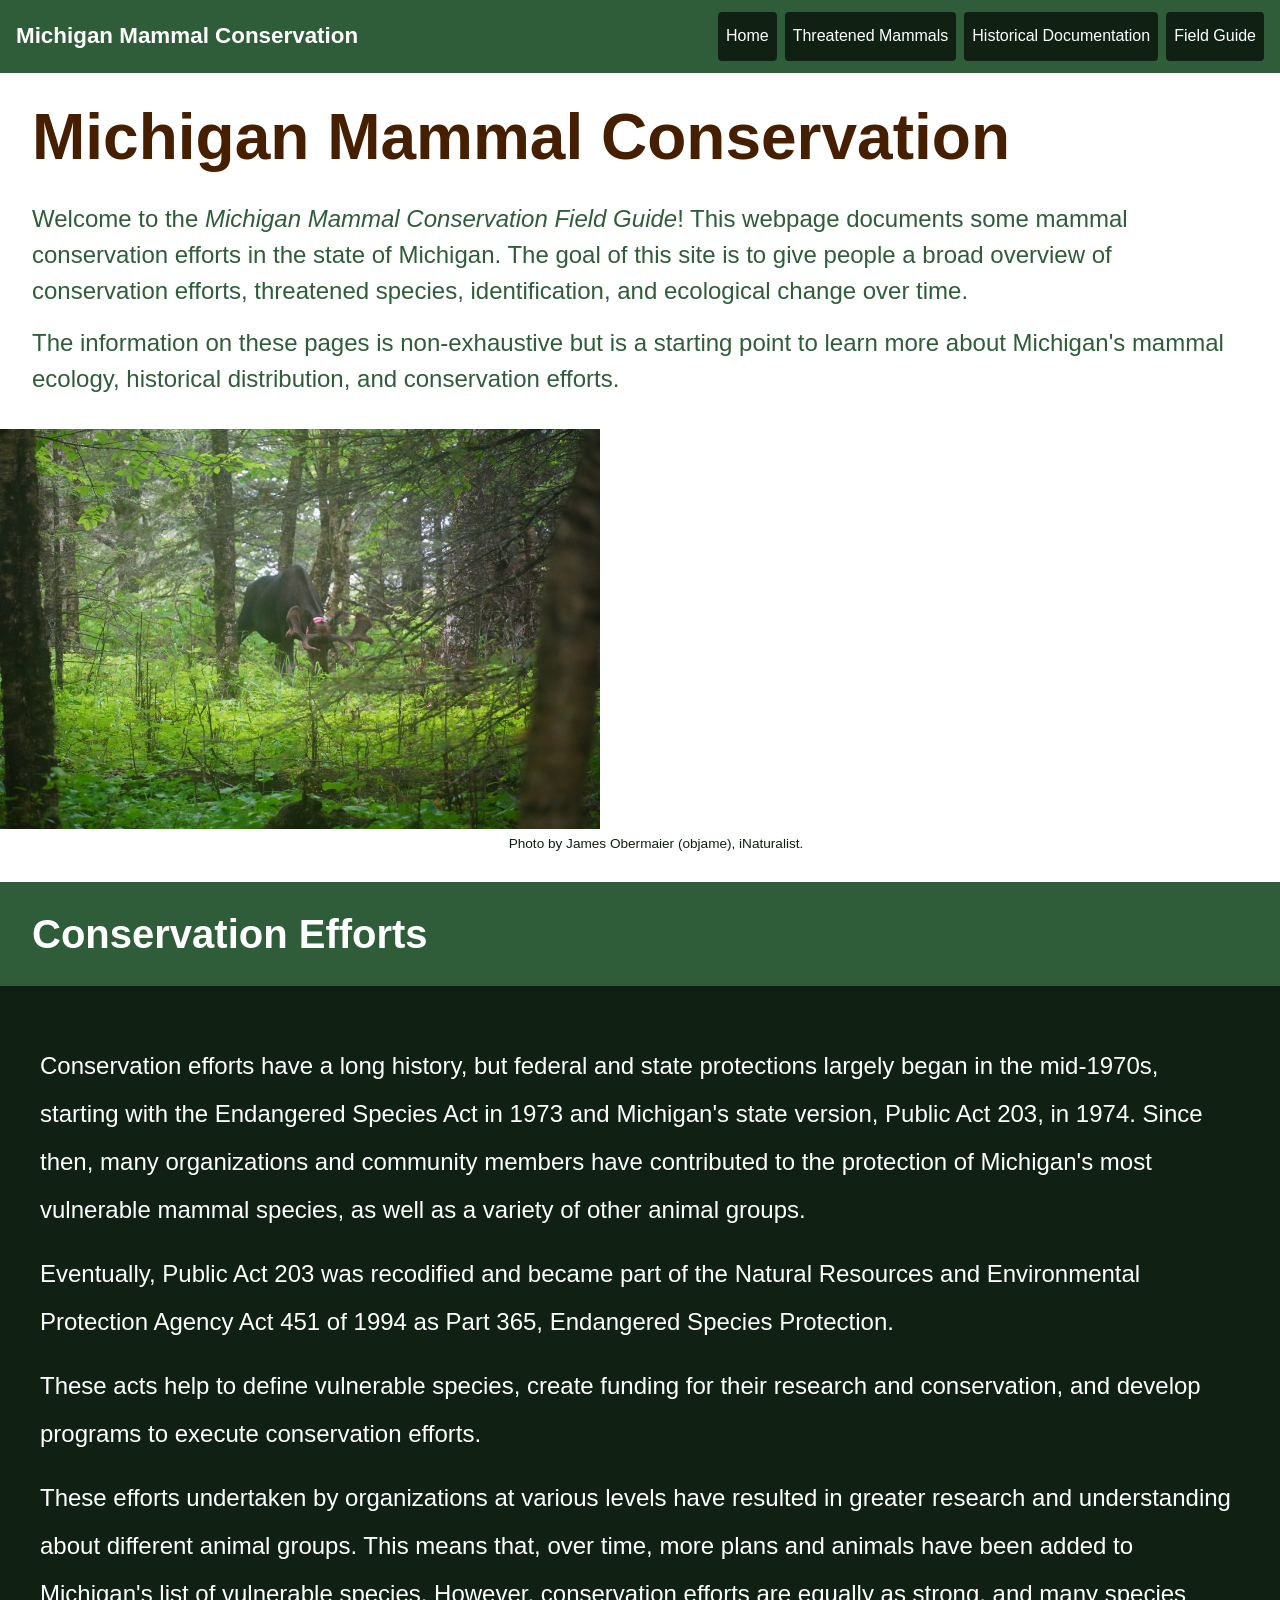
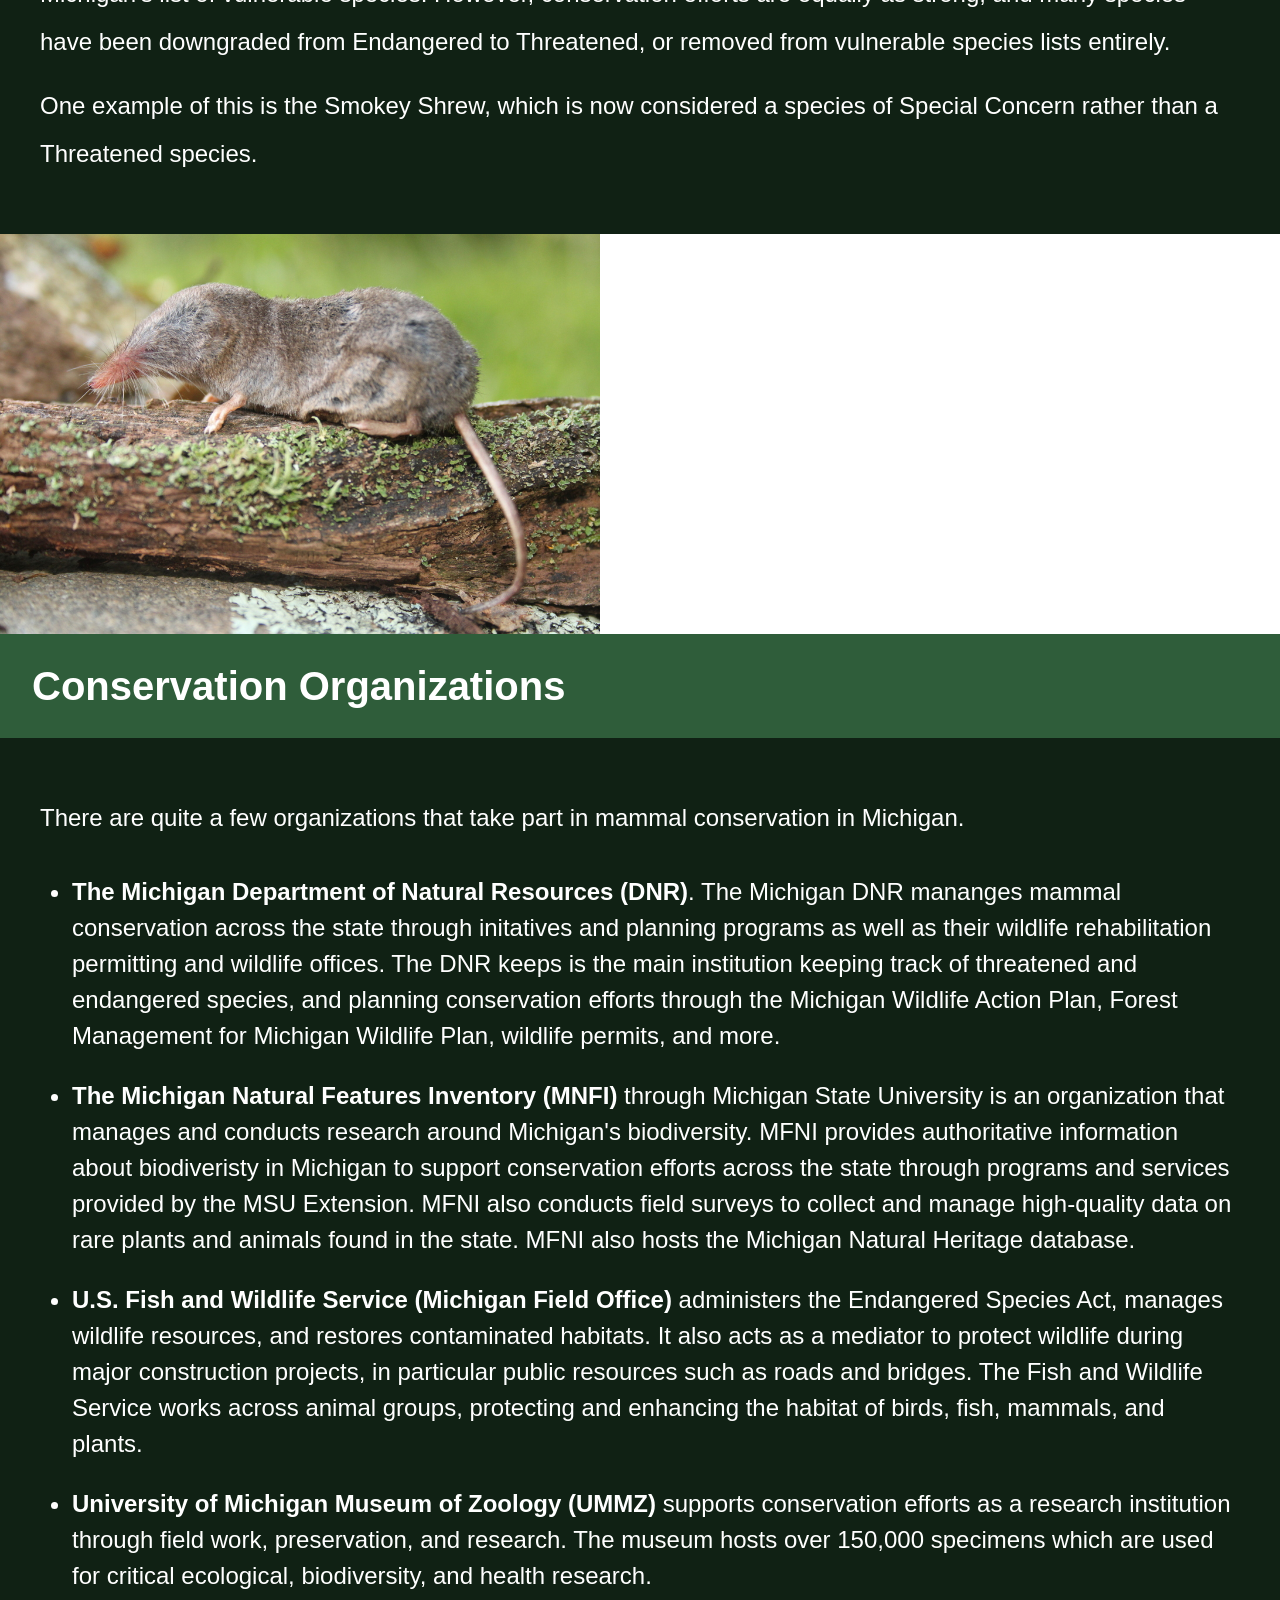
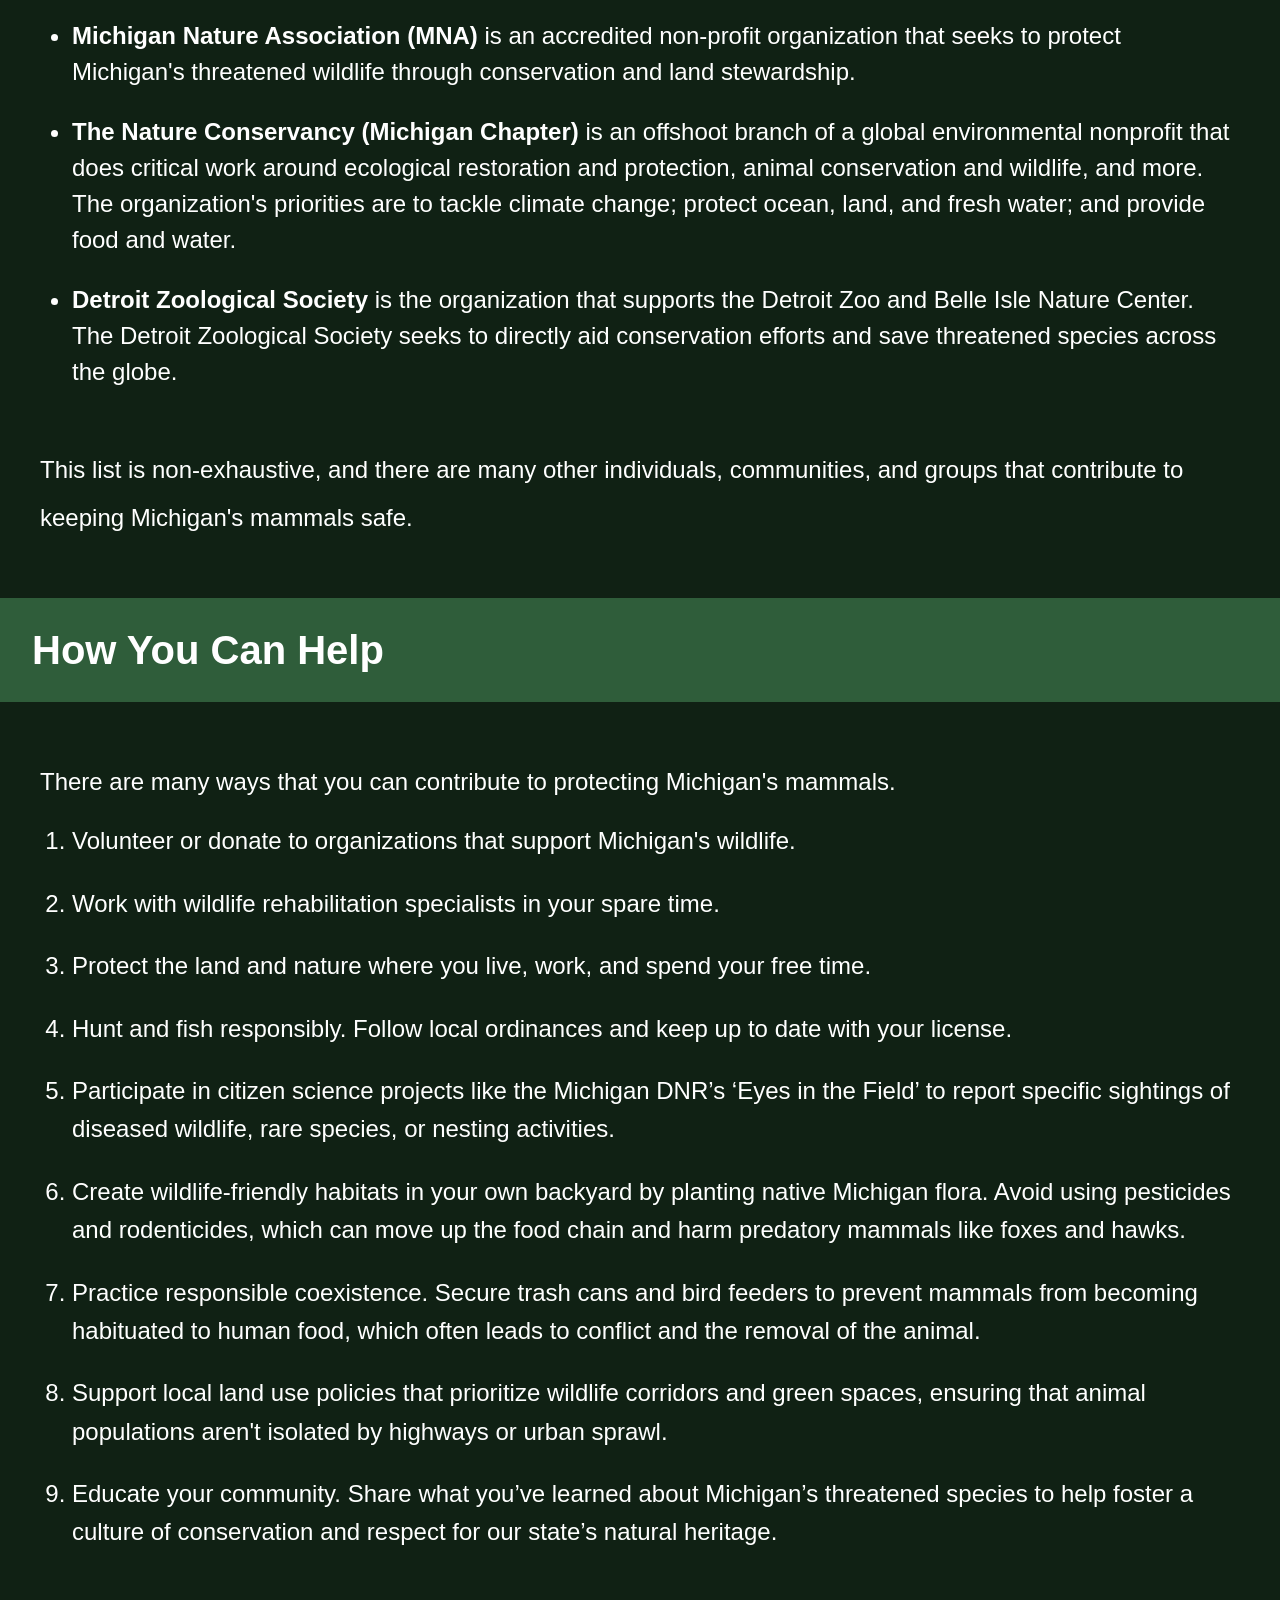
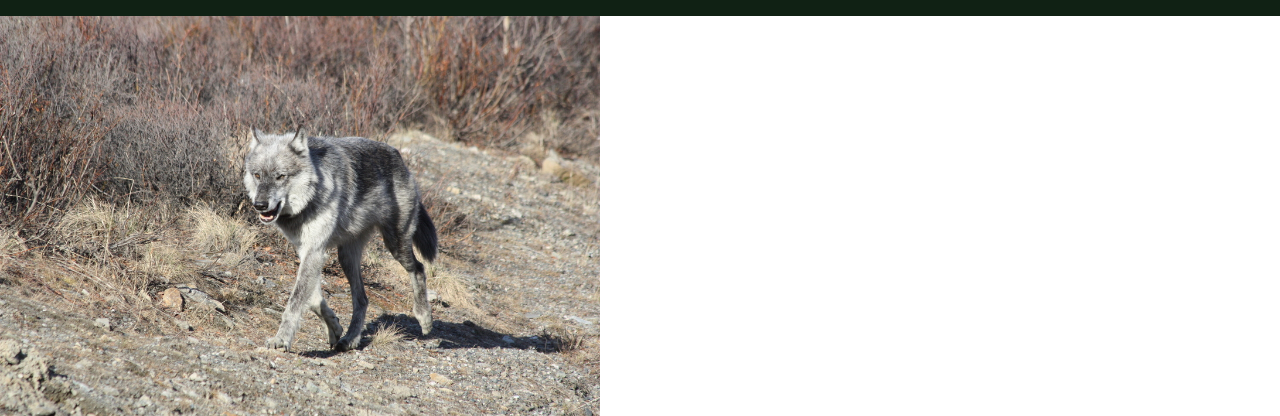
<file: index.html>
<!DOCTYPE html>
<html lang="en">
<head>
    <meta charset="UTF-8">
    <meta name="viewport" content="width=device-width, initial-scale=1.0">
    <title>Homepage</title>

    <link rel="stylesheet" href="css/html5reset.css" />
    <link rel="stylesheet" href="css/style.css" />
</head>
<body>

    <header>
        <nav class="navbar">
            <div class="nav-container">
                <div class="logo">Michigan Mammal Conservation</div>

                <button class="menu-toggle" id="mobile-menu">
                    ☰
                </button>

                <ul class="nav-menu">
                    <li><a href="index.html">Home</a></li>
                    <li><a href="threatened-mammals.html">Threatened Mammals</a></li>
                    <li><a href="historical-documentation.html">Historical Documentation</a></li>
                    <li><a href="field-guide.html">Field Guide</a></li>
                </ul>
            </div>
        </nav>
    </header>

    <main>

        <section class="inner-section">
        <h1>Michigan Mammal Conservation</h1>

        <p>
            Welcome to the <em>Michigan Mammal Conservation Field Guide</em>! This webpage documents some mammal conservation efforts in the state of Michigan.
            The goal of this site is to give people a broad overview of conservation efforts, threatened species, identification,
            and ecological change over time.
        </p>

        <p>
            The information on these pages is non-exhaustive but is a starting point
            to learn more about Michigan's mammal ecology, historical distribution, and
            conservation efforts.
        </p>


        </section>

        <img src="images/moose.jpg" alt="A large moose grazing in a green forest.">
        <div class="image-credit">
            Photo by James Obermaier (objame), iNaturalist.
        </div>


        <h2 class="banner">
            Conservation Efforts
        </h2>

        <div class="color-block-section">
            <p class="color-block-text">
                Conservation efforts have a long history, but federal and state protections largely began
                in the mid-1970s, starting with the Endangered Species Act in 1973 and Michigan's state version,
                Public Act 203, in 1974. Since then, many organizations and community members have 
                contributed to the protection of Michigan's most vulnerable mammal species, as well
                as a variety of other animal groups.
            </p>

            <p>
                Eventually, Public Act 203 was recodified and became part of the Natural Resources 
                and Environmental Protection Agency Act 451 of 1994 as Part 365, Endangered Species Protection.
            </p>

            <p>
                These acts help to define vulnerable species, create funding for their research and conservation,
                and develop programs to execute conservation efforts.
            </p>

            <p>
                These efforts undertaken by organizations at various levels have resulted in greater research 
                and understanding about different animal groups. This means that, over time, more plans and animals 
                have been added to Michigan's list of vulnerable species. However, conservation efforts are equally 
                as strong, and many species have been downgraded from Endangered to Threatened, or removed from vulnerable
                species lists entirely.
            </p>


            <p>
                One example of this is the Smokey Shrew, which is now considered a species of Special Concern rather 
                than a Threatened species.
            </p>

        </div>

        <img src="images/smokyshrew.jpeg" alt="A close-up picture of a smoky shrew.">
        

        <h2 class="banner">
            Conservation Organizations
        </h2>

        <div class="color-block-section">

            <p>
                There are quite a few organizations that take part in mammal conservation in Michigan. 

                <ul>
                    <li>
                        <strong>The Michigan Department of Natural Resources (DNR)</strong>. The Michigan DNR mananges
                        mammal conservation across the state through initatives and planning programs as well as 
                        their wildlife rehabilitation permitting and wildlife offices. The DNR keeps is the main institution
                        keeping track of threatened and endangered species, and planning conservation efforts through the
                        Michigan Wildlife Action Plan, Forest Management for Michigan Wildlife Plan, wildlife permits, and more.
                    </li>
                    <li>
                        <strong>The Michigan Natural Features Inventory (MNFI)</strong> through Michigan State University
                        is an organization that manages and conducts research around Michigan's biodiversity. 
                        MFNI provides authoritative information about biodiveristy in Michigan to support conservation 
                        efforts across the state through programs and services provided by the MSU Extension. MFNI
                        also conducts field surveys to collect and manage high-quality data on rare plants and animals
                        found in the state. MFNI also hosts the Michigan Natural Heritage database.
                    </li>
                    <li>
                        <strong>U.S. Fish and Wildlife Service (Michigan Field Office)</strong> administers the
                        Endangered Species Act, manages wildlife resources, and restores contaminated habitats.
                        It also acts as a mediator to protect wildlife during major construction projects, in particular
                        public resources such as roads and bridges. The Fish and Wildlife Service works across
                        animal groups, protecting and enhancing the habitat of birds, fish, mammals, and plants.
                    </li>
                    <li>
                        <strong>University of Michigan Museum of Zoology (UMMZ)</strong> supports conservation
                        efforts as a research institution through field work, preservation, and research. The museum 
                        hosts over 150,000 specimens which are used for critical ecological, biodiversity, and 
                        health research.
                    </li>
                    <li>
                        <strong>Michigan Nature Association (MNA)</strong> is an accredited non-profit organization that
                        seeks to protect Michigan's threatened wildlife through conservation and land stewardship.
                    </li>
                    <li>
                        <strong>The Nature Conservancy (Michigan Chapter)</strong> is an offshoot branch of a
                        global environmental nonprofit that does critical work around ecological restoration 
                        and protection, animal conservation and wildlife, and more. The organization's
                        priorities are to tackle climate change; protect ocean, land, and fresh water; and provide 
                        food and water.
                    </li>
                    <li>
                        <strong>Detroit Zoological Society</strong> is the organization that supports the 
                        Detroit Zoo and Belle Isle Nature Center. The Detroit Zoological Society seeks to directly 
                        aid conservation efforts and save threatened species across the globe.
                    </li>
                </ul>
            </p>

            <p>
                This list is non-exhaustive, and there are many other individuals, communities, and groups
                that contribute to keeping Michigan's mammals safe.
            </p>
        </div>

        <h2 class="banner">
            How You Can Help
        </h2>

        <div class="color-block-section">
            <p>
                There are many ways that you can contribute to protecting Michigan's mammals.
            </p>

            <ol>
                <li>
                    Volunteer or donate to organizations that support Michigan's wildlife.
                </li>
                <li>
                    Work with wildlife rehabilitation specialists in your spare time.
                </li>
                <li>
                    Protect the land and nature where you live, work, and spend your free time.
                </li>
                <li>
                    Hunt and fish responsibly. Follow local ordinances and keep up to date with your license.
                </li>
                <li>
                    Participate in citizen science projects like the Michigan DNR’s ‘Eyes in the Field’ to 
                    report specific sightings of diseased wildlife, rare species, or nesting activities.
                </li>
                <li>
                    Create wildlife-friendly habitats in your own backyard by planting native Michigan flora. 
                    Avoid using pesticides and rodenticides, which can move up the food chain and harm predatory 
                    mammals like foxes and hawks.
                </li>
                <li>
                    Practice responsible coexistence. Secure trash cans and bird feeders to prevent mammals 
                    from becoming habituated to human food, which often leads to conflict and the removal of the animal.
                </li>
                <li>
                    Support local land use policies that prioritize wildlife corridors and green spaces, 
                    ensuring that animal populations aren't isolated by highways or urban sprawl.
                </li>
                <li>
                    Educate your community. Share what you’ve learned about Michigan’s threatened species to help foster 
                    a culture of conservation and respect for our state’s natural heritage.
                </li>
            </ol>
        </div>

        <img src="images/graywolf.jpg" alt="A gray wolf walking near some shrubs.">

    </main>

    
</body>

    <script>
        const menu = document.getElementById('mobile-menu');
        const navMenu = document.querySelector('.nav-menu');

        menu.addEventListener('click', () => {
            navMenu.classList.toggle('active');
        });
    </script>

</html>
</file>
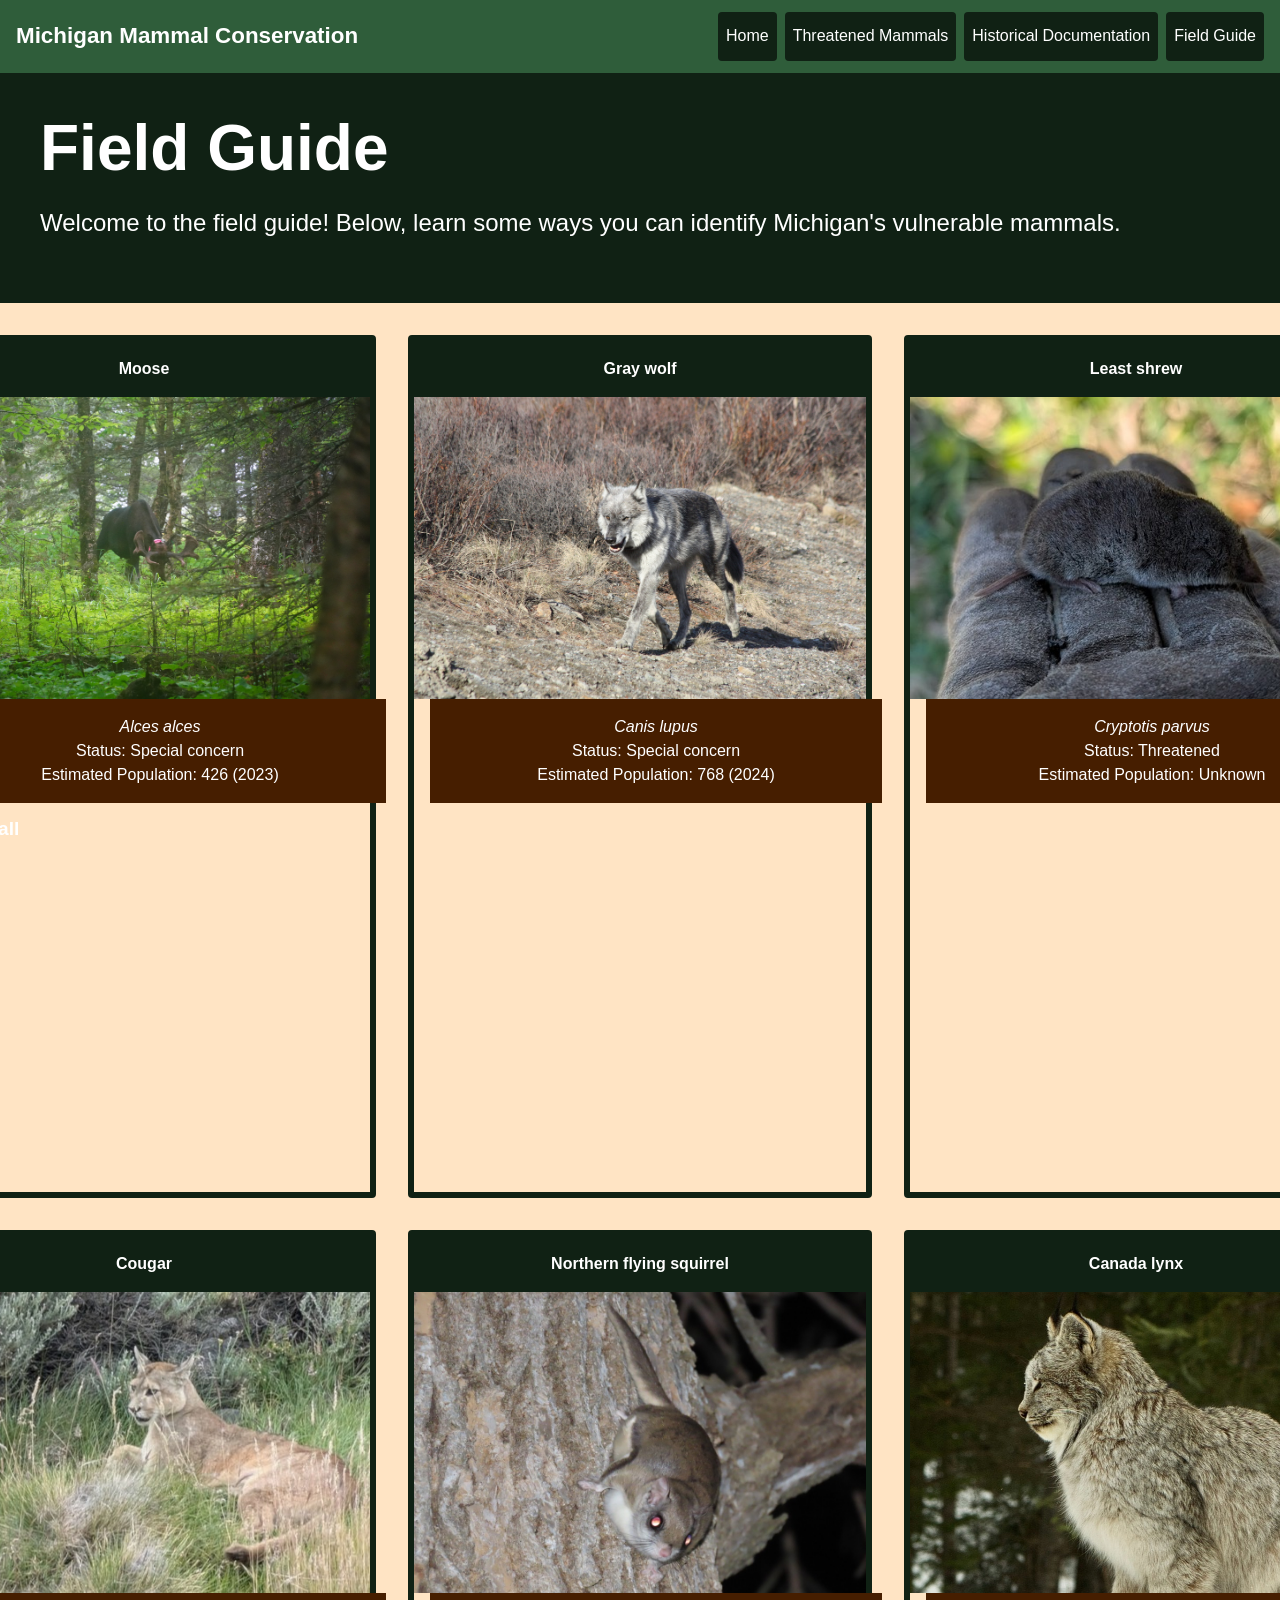
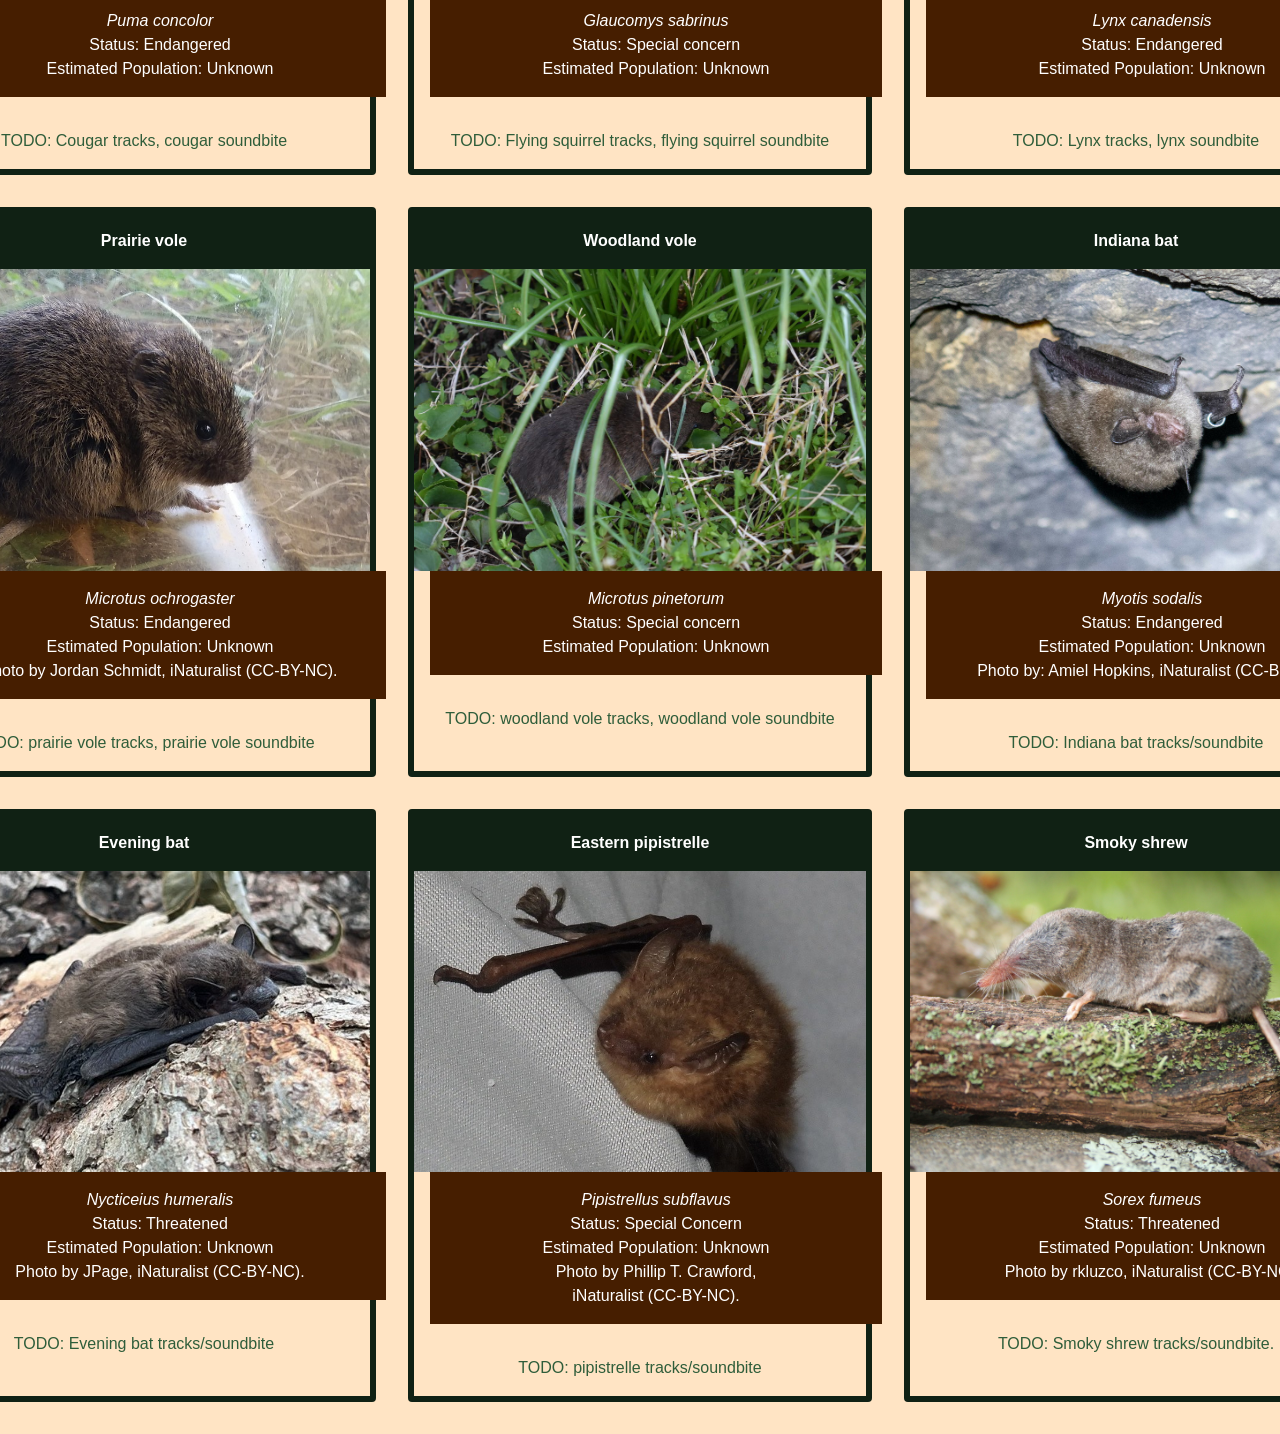
<file: field-guide.html>
<!DOCTYPE html>
<html lang="en">
<head>
    <meta charset="UTF-8">
    <meta name="viewport" content="width=device-width, initial-scale=1.0">
    <title>Field Guide</title>

    <link rel="stylesheet" href="css/html5reset.css" />
    <link rel="stylesheet" href="css/style.css" />
</head>
<body>
    <header>
        <nav class="navbar">
            <div class="nav-container">
                <div class="logo">Michigan Mammal Conservation</div>

                <button class="menu-toggle" id="mobile-menu">
                    ☰
                </button>

                <ul class="nav-menu">
                    <li><a href="index.html">Home</a></li>
                    <li><a href="threatened-mammals.html">Threatened Mammals</a></li>
                    <li><a href="historical-documentation.html">Historical Documentation</a></li>
                    <li><a href="field-guide.html">Field Guide</a></li>
                </ul>
            </div>
        </nav>
    </header>

    <main>

        <div class="color-block-section">

            <h1 class="white">Field Guide</h1>

            <p>Welcome to the field guide! Below, learn some ways you can identify Michigan's
                vulnerable mammals.
            </p>
        </div>

        <div class="mammals-container" id="mixitup-container">

            <div class="mammal-grid-item mix special-concern">
                <p class="mammal-title"><strong>Moose</strong></p>
                <img src="images/moose.jpg" alt="A large moose grazing in a green forest.">
                <p class="animal-info">
                    <em>Alces alces</em>
                    <br>
                    Status: Special concern
                    <br>
                    Estimated Population: 426 (2023)
                </p>

                <h2>Moose Call</h2>

                <p class="animal-description">
                    <iframe width="420" height="315"
                        src="https://www.youtube.com/embed/4zvB8XW1wzM?si=W3TAqHHWDdgoQ3na"
                        allowfullscreen>
                    </iframe>
                </p>

            </div>

            <div class="mammal-grid-item mix special-concern">
                <p class="mammal-title"><strong>Gray wolf</strong></p>
                <img src="images/graywolf.jpg" alt="">

                <p class="animal-info">
                    <em>Canis lupus</em>
                    <br>
                    Status: Special concern
                    <br>
                    Estimated Population: 768 (2024)
                </p>

                <p class="animal-description">
                    <iframe width="420" height="315"
                        src="https://www.youtube.com/embed/KhQGo2IdA9s?si=WwL_t7QRk_2GY9_f"
                        allowfullscreen>
                    </iframe>
                </p>
            </div>

            <div class="mammal-grid-item mix threatened">
                <p class="mammal-title"><strong>Least shrew</strong></p>
                <img src="images/leastshrew.jpg" alt="">

                <p class="animal-info">
                    <em>Cryptotis parvus</em>
                    <br>
                    Status: Threatened
                    <br>
                    Estimated Population: Unknown
                </p>

                <p class="animal-description">
                    <iframe width="420" height="315"
                        src="https://www.youtube.com/embed/FBS_Iif27_A?si=Yk4OfHZ5E1pR1jzf"
                        allowfullscreen>
                    </iframe>
                </p>

            </div>

            <div class="mammal-grid-item mix endangered">
                <p class="mammal-title"><strong>Cougar</strong></p>
                <img src="images/cougar.jpg" alt="">

                <p class="animal-info">
                    <em>Puma concolor</em>
                    <br>
                    Status: Endangered
                    <br>
                    Estimated Population: Unknown
                </p>

                <p class="animal-description">
                    TODO: Cougar tracks, cougar soundbite
                </p>
            </div>

            <div class="mammal-grid-item mix special-concern">
                <p class="mammal-title"><strong>Northern flying squirrel</strong></p>
                <img src="images/flyingsquirrel.jpg" alt="">

                <p class="animal-info">
                    <em>Glaucomys sabrinus</em>
                    <br>
                    Status: Special concern
                    <br>
                    Estimated Population: Unknown
                </p>

                <p class="animal-description">
                    TODO: Flying squirrel tracks, flying squirrel soundbite
                </p>
            </div>

            <div class="mammal-grid-item mix endangered">
                <p class="mammal-title"><strong>Canada lynx</strong></p>
                <img src="images/lynx.jpg" alt="">

                <p class="animal-info">
                    <em>Lynx canadensis</em>
                    <br>
                    Status: Endangered
                    <br>
                    Estimated Population: Unknown
                </p>

                <p class="animal-description">
                    TODO: Lynx tracks, lynx soundbite
                </p>
            </div>

            <div class="mammal-grid-item mix endangered">
                <p class="mammal-title"><strong>Prairie vole</strong></p>
                <img src="images/prairievole.jpg" alt="">

                <p class="animal-info">
                    <em>Microtus ochrogaster</em>
                    <br>
                    Status: Endangered
                    <br>
                    Estimated Population: Unknown
                    <br>
                    Photo by Jordan Schmidt, iNaturalist (CC-BY-NC).
        

                    <p class="animal-description">
                        TODO: prairie vole tracks, prairie vole soundbite
                    </p>
                </p>
            </div>

            <div class="mammal-grid-item mix special-concern">
                <p class="mammal-title"><strong>Woodland vole</strong></p>
                <img src="images/woodlandvole.jpeg" alt="">

                <p class="animal-info">
                    <em>Microtus pinetorum</em>
                    <br>
                    Status: Special concern
                    <br>
                    Estimated Population: Unknown

                    <p class="animal-description">
                        TODO: woodland vole tracks, woodland vole soundbite
                    </p>
                </p>
            </div>

            <div class="mammal-grid-item mix endangered">
                <p class="mammal-title"><strong>Indiana bat</strong></p>
                <img src="images/indianabat.jpg" alt="">

                <p class="animal-info">
                    <em>Myotis sodalis</em>
                    <br>
                    Status: Endangered
                    <br>
                    Estimated Population: Unknown
                    <br>
                    Photo by: Amiel Hopkins, iNaturalist (CC-BY-NC).
                </p>

                <p class="animal-description">
                    TODO: Indiana bat tracks/soundbite
                </p>
            </div>

            <div class="mammal-grid-item mix threatened">
                <p class="mammal-title"><strong>Evening bat</strong></p>
                <img src="images/eveningbat.jpeg" alt="">

                <p class="animal-info">
                    <em>Nycticeius humeralis</em>
                    <br>
                    Status: Threatened
                    <br>
                    Estimated Population: Unknown
                    <br>
                    Photo by JPage, iNaturalist (CC-BY-NC).

                    <p class="animal-description">
                        TODO: Evening bat tracks/soundbite
                    </p>
                </p>
            </div>

            <div class="mammal-grid-item mix special-concern">
                <p class="mammal-title"><strong>Eastern pipistrelle</strong></p>
                <img src="images/pipistrelle.jpg" alt="">

                <p class="animal-info">
                    <em>Pipistrellus subflavus</em>
                    <br>
                    Status: Special Concern
                    <br>
                    Estimated Population: Unknown
                    <br>
                    Photo by Phillip T. Crawford, <br>
                    iNaturalist (CC-BY-NC).
                </p>

                <p class="animal-description">
                    TODO: pipistrelle tracks/soundbite
                </p>
            </div>

            <div class="mammal-grid-item mix threatened">
                <p class="mammal-title"><strong>Smoky shrew</strong></p>
                <img src="images/smokyshrew.jpeg" alt="A close-up picture of a smoky shrew.">

                <p class="animal-info">
                    <em>Sorex fumeus</em>
                    <br>
                    Status: Threatened
                    <br>
                    Estimated Population: Unknown
                    <br>
                    Photo by rkluzco, iNaturalist (CC-BY-NC).
                </p>

                <p class="animal-description">
                    TODO: Smoky shrew tracks/soundbite.
                </p>
            </div>
        </div>
    </main>
</body>

    <script>
        const menu = document.getElementById('mobile-menu');
        const navMenu = document.querySelector('.nav-menu');

        menu.addEventListener('click', () => {
            navMenu.classList.toggle('active');
        });
    </script>
</html>
</file>
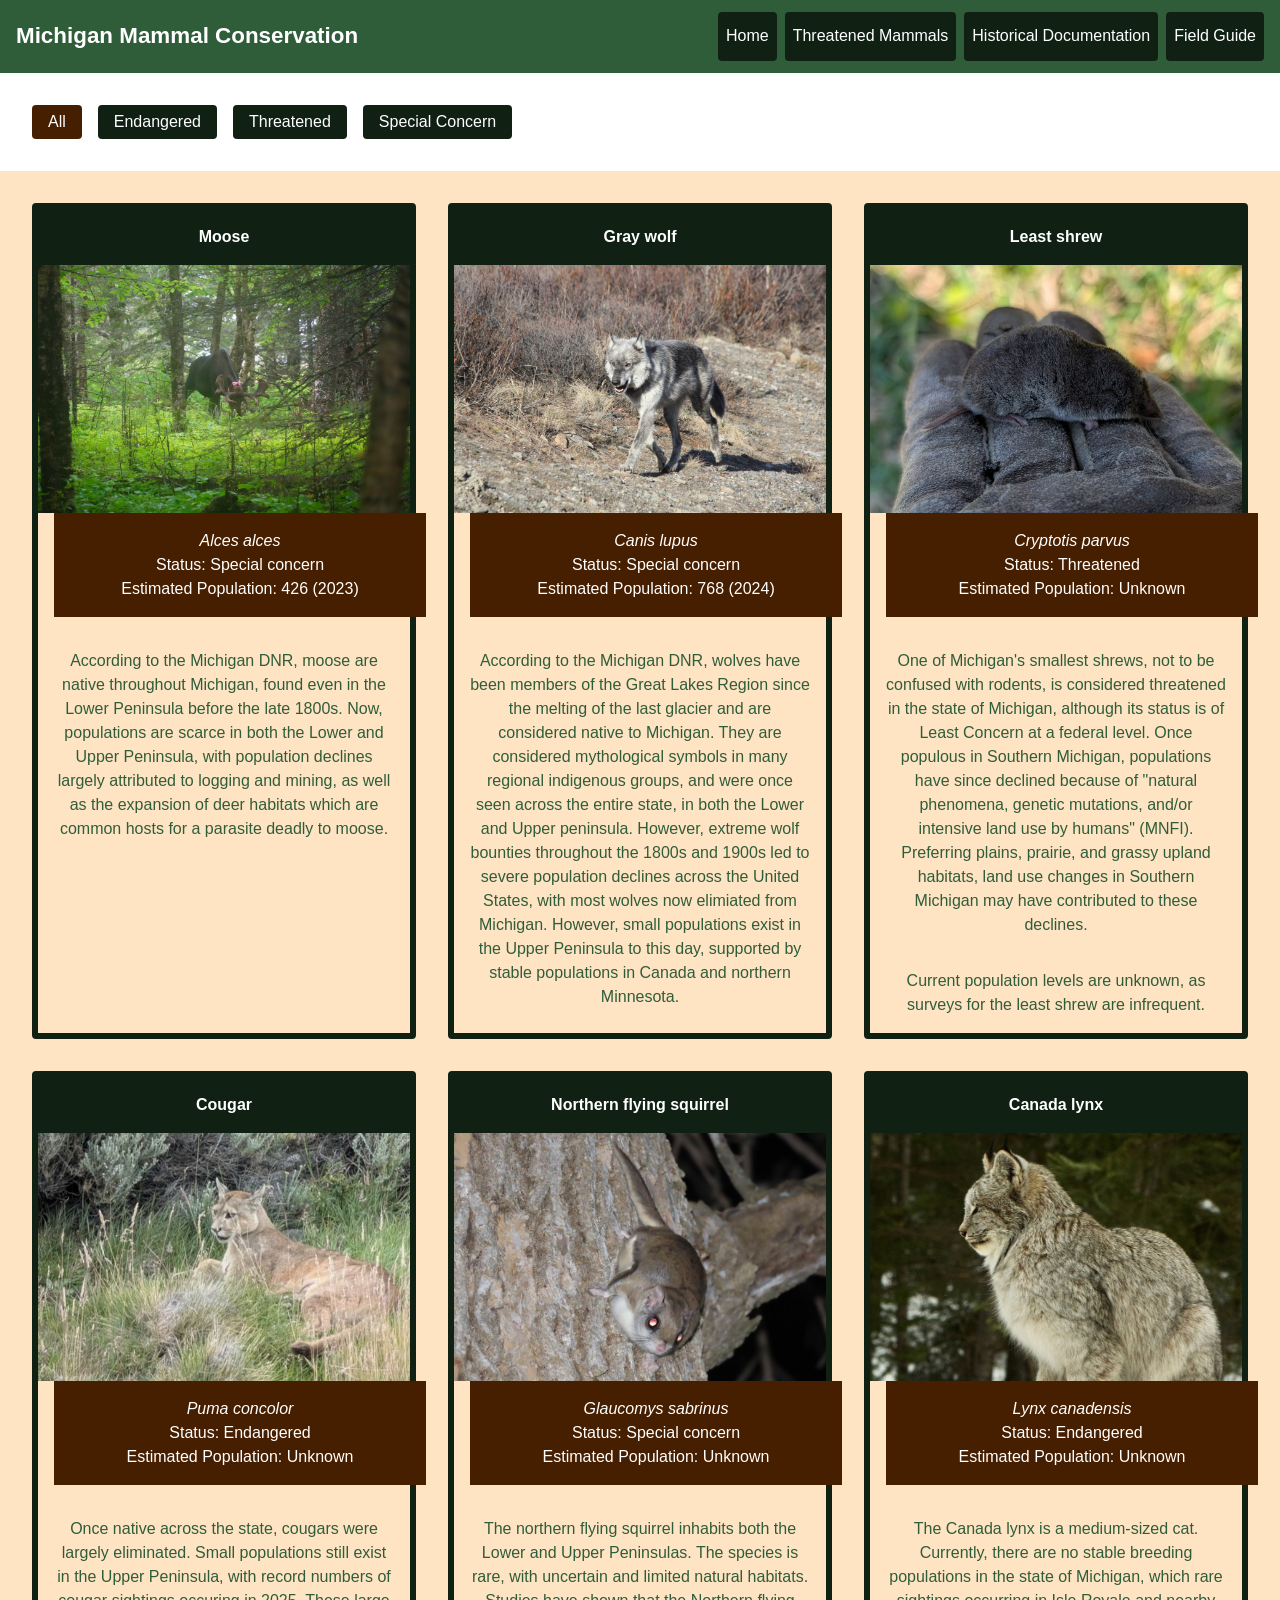
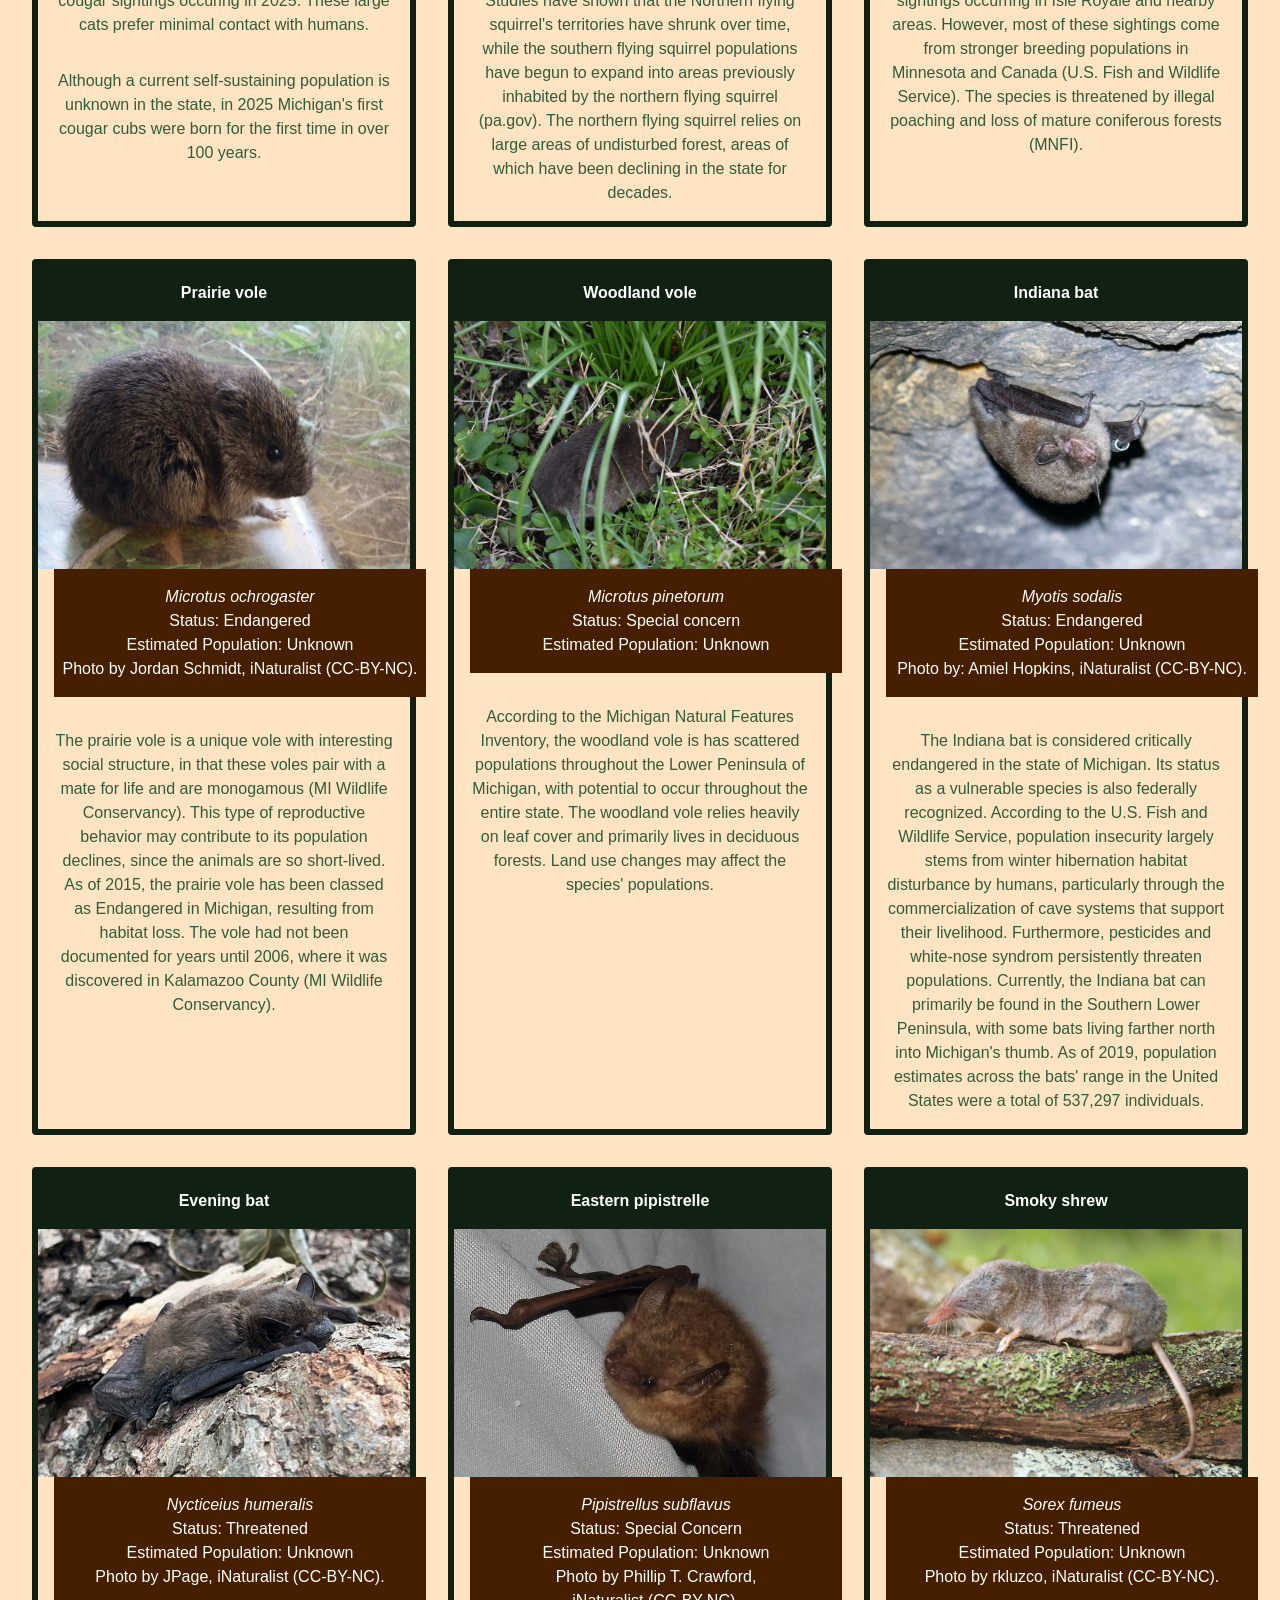
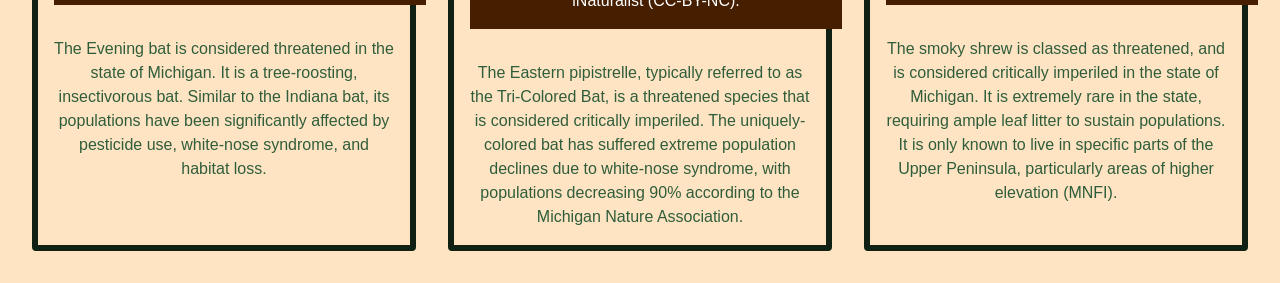
<file: threatened-mammals.html>
<!DOCTYPE html>
<html lang="en">
<head>
    <meta charset="UTF-8">
    <meta name="viewport" content="width=device-width, initial-scale=1.0">
    <title>Threatened Mammals</title>

    <link rel="stylesheet" href="css/html5reset.css" />
    <link rel="stylesheet" href="css/style.css" />
</head>
<body>
    <header>
        <nav class="navbar">
            <div class="nav-container">
                <div class="logo">Michigan Mammal Conservation</div>

                <button class="menu-toggle" id="mobile-menu">
                    ☰
                </button>

                <ul class="nav-menu">
                    <li><a href="index.html">Home</a></li>
                    <li><a href="threatened-mammals.html">Threatened Mammals</a></li>
                    <li><a href="historical-documentation.html">Historical Documentation</a></li>
                    <li><a href="field-guide.html">Field Guide</a></li>
                </ul>
            </div>
        </nav>
    </header>

    <div class="controls inner-section">
        <button type="button" data-filter="all">All</button>
        <button type="button" data-filter=".endangered">Endangered</button>
        <button type="button" data-filter=".threatened">Threatened</button>
        <button type="button" data-filter=".special-concern">Special Concern</button>
    </div>

    <main>
        <div class="mammals-container" id="mixitup-container">

            <div class="mammal-grid-item mix special-concern">
                <p class="mammal-title"><strong>Moose</strong></p>
                <img src="images/moose.jpg" alt="A large moose grazing in a green forest.">
                <p class="animal-info">
                    <em>Alces alces</em>
                    <br>
                    Status: Special concern
                    <br>
                    Estimated Population: 426 (2023)
                </p>

                <p class="animal-description">
                    According to the Michigan DNR, moose are native throughout Michigan,
                    found even in the Lower Peninsula before the late 1800s. Now,
                    populations are scarce in both the Lower and Upper Peninsula, with population
                    declines largely attributed to logging and mining, as well as 
                    the expansion of deer habitats which are common hosts for a 
                    parasite deadly to moose.
                </p>

            </div>

            <div class="mammal-grid-item mix special-concern">
                <p class="mammal-title"><strong>Gray wolf</strong></p>
                <img src="images/graywolf.jpg" alt="">

                <p class="animal-info">
                    <em>Canis lupus</em>
                    <br>
                    Status: Special concern
                    <br>
                    Estimated Population: 768 (2024)
                </p>

                <p class="animal-description">
                    According to the Michigan DNR, wolves have been members of the Great
                    Lakes Region since the melting of the last glacier and are considered
                    native to Michigan. They are considered mythological symbols in many
                    regional indigenous groups, and were once seen across the entire state,
                    in both the Lower and Upper peninsula. However, extreme wolf bounties
                    throughout the 1800s and 1900s led to severe population declines
                    across the United States, with most wolves now elimiated from Michigan.
                    However, small populations exist in the Upper Peninsula to this day,
                    supported by stable populations in Canada and northern Minnesota.
                </p>
            </div>

            <div class="mammal-grid-item mix threatened">
                <p class="mammal-title"><strong>Least shrew</strong></p>
                <img src="images/leastshrew.jpg" alt="">

                <p class="animal-info">
                    <em>Cryptotis parvus</em>
                    <br>
                    Status: Threatened
                    <br>
                    Estimated Population: Unknown
                </p>

                <p class="animal-description">
                    One of Michigan's smallest shrews, not to be confused with rodents,
                    is considered threatened in the state of Michigan, although its 
                    status is of Least Concern at a federal level. Once populous in Southern
                    Michigan, populations have since declined because of "natural phenomena, 
                    genetic mutations, and/or intensive land use by humans" (MNFI). Preferring 
                    plains, prairie, and grassy upland habitats, land use changes in Southern 
                    Michigan may have contributed to these declines.
                </p>

                <p class="animal-description">
                    Current population levels are unknown, as surveys for the least shrew are 
                    infrequent.
                </p>
            </div>

            <div class="mammal-grid-item mix endangered">
                <p class="mammal-title"><strong>Cougar</strong></p>
                <img src="images/cougar.jpg" alt="">

                <p class="animal-info">
                    <em>Puma concolor</em>
                    <br>
                    Status: Endangered
                    <br>
                    Estimated Population: Unknown
                </p>

                <p class="animal-description">
                    Once native across the state, cougars were largely eliminated. Small populations
                    still exist in the Upper Peninsula, with record numbers of cougar sightings
                    occuring in 2025. These large cats prefer minimal contact with humans.
                </p>

                <p class="animal-description">
                    Although a current self-sustaining population is unknown in the state, in 2025
                    Michigan's first cougar cubs were born for the first time in over 100 years.
                </p>
            </div>

            <div class="mammal-grid-item mix special-concern">
                <p class="mammal-title"><strong>Northern flying squirrel</strong></p>
                <img src="images/flyingsquirrel.jpg" alt="">

                <p class="animal-info">
                    <em>Glaucomys sabrinus</em>
                    <br>
                    Status: Special concern
                    <br>
                    Estimated Population: Unknown
                </p>

                <p class="animal-description">
                    The northern flying squirrel inhabits both the Lower and Upper Peninsulas. The 
                    species is rare, with uncertain and limited natural habitats. Studies have shown
                    that the Northern flying squirrel's territories have shrunk over time, while 
                    the southern flying squirrel populations have begun to expand into areas previously
                    inhabited by the northern flying squirrel (pa.gov). The northern flying squirrel
                    relies on large areas of undisturbed forest, areas of which have been declining 
                    in the state for decades.
                </p>
            </div>

            <div class="mammal-grid-item mix endangered">
                <p class="mammal-title"><strong>Canada lynx</strong></p>
                <img src="images/lynx.jpg" alt="">

                <p class="animal-info">
                    <em>Lynx canadensis</em>
                    <br>
                    Status: Endangered
                    <br>
                    Estimated Population: Unknown
                </p>

                <p class="animal-description">
                    The Canada lynx is a medium-sized cat. Currently, there are no stable
                    breeding populations in the state of Michigan, which rare sightings occurring
                    in Isle Royale and nearby areas. However, most of these sightings come from 
                    stronger breeding populations in Minnesota and Canada (U.S. Fish and Wildlife Service).
                    The species is threatened by illegal poaching and loss of mature coniferous forests 
                    (MNFI).
                </p>
            </div>

            <div class="mammal-grid-item mix endangered">
                <p class="mammal-title"><strong>Prairie vole</strong></p>
                <img src="images/prairievole.jpg" alt="">

                <p class="animal-info">
                    <em>Microtus ochrogaster</em>
                    <br>
                    Status: Endangered
                    <br>
                    Estimated Population: Unknown
                    <br>
                    Photo by Jordan Schmidt, iNaturalist (CC-BY-NC).
        

                    <p class="animal-description">
                        The prairie vole is a unique vole with interesting social structure, in that 
                        these voles pair with a mate for life and are monogamous (MI Wildlife Conservancy). This type of reproductive
                        behavior may contribute to its population declines, since the animals are so short-lived.
                        As of 2015, the prairie vole has been classed as Endangered in Michigan, resulting from
                        habitat loss. The vole had not been documented for years until 2006, where it was
                        discovered in Kalamazoo County (MI Wildlife Conservancy).
                    </p>
                </p>
            </div>

            <div class="mammal-grid-item mix special-concern">
                <p class="mammal-title"><strong>Woodland vole</strong></p>
                <img src="images/woodlandvole.jpeg" alt="">

                <p class="animal-info">
                    <em>Microtus pinetorum</em>
                    <br>
                    Status: Special concern
                    <br>
                    Estimated Population: Unknown

                    <p class="animal-description">
                        According to the Michigan Natural Features Inventory, the woodland vole is has scattered
                        populations throughout the Lower Peninsula of Michigan, with potential to 
                        occur throughout the entire state. The woodland vole relies heavily
                        on leaf cover and primarily lives in deciduous forests. Land use changes may affect
                        the species' populations. 
                    </p>
                </p>
            </div>

            <div class="mammal-grid-item mix endangered">
                <p class="mammal-title"><strong>Indiana bat</strong></p>
                <img src="images/indianabat.jpg" alt="">

                <p class="animal-info">
                    <em>Myotis sodalis</em>
                    <br>
                    Status: Endangered
                    <br>
                    Estimated Population: Unknown
                    <br>
                    Photo by: Amiel Hopkins, iNaturalist (CC-BY-NC).
                </p>

                <p class="animal-description">
                    The Indiana bat is considered critically endangered in the state of Michigan. Its status as a
                    vulnerable species is also federally recognized. According to the U.S. Fish and Wildlife Service,
                    population insecurity largely stems from winter hibernation habitat disturbance by humans, 
                    particularly through the commercialization of cave systems that support their livelihood. 
                    Furthermore, pesticides and white-nose syndrom persistently threaten populations. Currently, 
                    the Indiana bat can primarily be found in the Southern Lower Peninsula, with some bats living 
                    farther north into Michigan's thumb. As of 2019, population estimates across the bats' range
                    in the United States were a total of 537,297 individuals.
                </p>
            </div>

            <div class="mammal-grid-item mix threatened">
                <p class="mammal-title"><strong>Evening bat</strong></p>
                <img src="images/eveningbat.jpeg" alt="">

                <p class="animal-info">
                    <em>Nycticeius humeralis</em>
                    <br>
                    Status: Threatened
                    <br>
                    Estimated Population: Unknown
                    <br>
                    Photo by JPage, iNaturalist (CC-BY-NC).

                    <p class="animal-description">
                        The Evening bat is considered threatened in the state of Michigan. It is a tree-roosting, insectivorous
                        bat. Similar to the Indiana bat, its populations have been significantly affected by pesticide use,  
                        white-nose syndrome, and habitat loss.
                    </p>
                </p>
            </div>

            <div class="mammal-grid-item mix special-concern">
                <p class="mammal-title"><strong>Eastern pipistrelle</strong></p>
                <img src="images/pipistrelle.jpg" alt="">

                <p class="animal-info">
                    <em>Pipistrellus subflavus</em>
                    <br>
                    Status: Special Concern
                    <br>
                    Estimated Population: Unknown
                    <br>
                    Photo by Phillip T. Crawford, <br>
                    iNaturalist (CC-BY-NC).
                </p>

                <p class="animal-description">
                    The Eastern pipistrelle, typically referred to as the Tri-Colored Bat,
                    is a threatened species that is considered critically imperiled. The
                    uniquely-colored bat has suffered extreme population declines due to white-nose syndrome,
                    with populations decreasing 90% according to the Michigan Nature Association.
                </p>
            </div>

            <div class="mammal-grid-item mix threatened">
                <p class="mammal-title"><strong>Smoky shrew</strong></p>
                <img src="images/smokyshrew.jpeg" alt="A close-up picture of a smoky shrew.">

                <p class="animal-info">
                    <em>Sorex fumeus</em>
                    <br>
                    Status: Threatened
                    <br>
                    Estimated Population: Unknown
                    <br>
                    Photo by rkluzco, iNaturalist (CC-BY-NC).
                </p>

                <p class="animal-description">
                    The smoky shrew is classed as threatened, and is considered critically imperiled in the state of Michigan. 
                    It is extremely rare in the state, requiring ample leaf litter to sustain populations. It is only known
                    to live in specific parts of the Upper Peninsula, particularly areas of higher elevation (MNFI).
                </p>
            </div>
        </div>
    </main>
</body>

    <script src="js/mixitup.min.js"></script>

    <script>
        const menu = document.getElementById('mobile-menu');
        const navMenu = document.querySelector('.nav-menu');

        menu.addEventListener('click', () => {
            navMenu.classList.toggle('active');
        });

        var containerEl = document.querySelector('#mixitup-container');
        var mixer = mixitup(containerEl);
    </script>

</html>
</file>
<file: css/style.css>
/* Body-wide styling */
body {
    width: 100%;
    font-family: Verdana, Geneva, Tahoma, sans-serif;
    font-size: 1.2rem;
    margin: 0;
    background-color: #ffffff;
}


/* Skip to main styling */
.skip {
    position: absolute;
    top: -65px;
    color: #ffffff;
}

.skip:focus-visible {
    top: 25px;
    color: #ffffff;
}

/* *:focus {
    border: dashed 5px #FFCB05;
} */


/* Main styling */
.inner-section {
    margin: 2rem
}

h1 {
    color: #461e00;
    margin-bottom: 2rem;
    font-size: 3.5rem;
    font-family:'Trebuchet MS', 'Lucida Sans Unicode', 'Lucida Grande', 'Lucida Sans', Arial, sans-serif
}

h2 {
    color: white;
}

p {
    line-height: 150%;
    color: #2f5d3a;
    font-weight: 500;
    margin-top: 1rem;
    margin-bottom: 1rem;
}


img {
    width: 100%;
    height: auto;
    display: block;
}

ol {
    margin-left: 2rem;
}

.image-credit {
    font-size: 0.85rem;
    color: #102114;
    margin-bottom: 2rem;
    margin-left: 2rem;
    margin-top: 0.5rem;
}



/* Styling for grid on the threatened species page */
.mammals-container {
    display: grid;
    grid-template-columns: 1fr;
    justify-content: center;
    align-content: center;
    background-color: bisque;
}

.mammal-grid-item {
    background-color: bisque;
    justify-items: center;
    border-left: 6px solid #102114;
    border-right: 6px solid #102114;
}

.mammal-grid-item p {
    line-height: 150%;
    color: #2f5d3a;
    font-weight: 500;
    margin-top: 0;
    margin-bottom: 1rem;
}

.mammal-grid-item img {
    width: 100%;
}

p.mammal-title {
    background-color: #102114;
    width: 100%;
    padding-bottom: 1rem;
    padding-top: 1rem;
    color: white;
    font-size: 1rem;
    text-align: center;
    margin-bottom: 0;
    margin-left: 0;
    margin-right: 0;
}


/* Default/mobile navbar styling */
.navbar {
    background-color: #2f5d3a;
    color: #ffffff;
    padding: 0.75rem 1rem;
}

.nav-container {
    display: flex;
    justify-content: space-between;
    align-items: center;
}

.logo {
    font-size: 1.4rem;
    font-weight: bold;
}

.menu-toggle {
    display: block;
    font-size: 1.8rem;
    background: none;
    border: none;
    color: white;
}

.nav-menu {
    list-style: none;
    display: none;
    flex-direction: column;
    align-items: center;
    position: absolute;
    top: 60px;
    left: 0;
    width: 100%;
    background-color: #2f5d3a;
    gap: 0.5rem;
}

.nav-menu.active {
    display: flex;
}

.nav-menu li {
    display: flex;
    padding: 1rem 0;
}

.nav-menu li a {
    display: flex;
    align-items: center;
    justify-content: center;
    text-align: center;
    padding: 0.15rem 0.5rem;
    min-height: 44px;
    color: white;
    text-decoration: none;
    font-weight: 500;
    font-size: 1rem;
    background-color: #2f5d3a;
    border-radius: 4px;
}

.nav-menu li a:hover {
    background-color: #461e00;
}



/* Navbar styling */
/* .navbar {
    background-color: #2f5d3a;
    color: #ffffff;
    padding: 0.75rem 1rem;
}

.nav-container {
    display: flex;
    justify-content: space-between;
    align-items: center;
}

.logo {
    font-size: 1.4rem;
    font-weight: bold;
}

.nav-menu {
    list-style: none;
    display: flex;
    gap: 0.5rem;
    align-items: stretch;
}

.nav-menu li {
    display: flex;
}

.nav-menu li a {
    display: flex;
    align-items: center;
    justify-content: center;
    text-align: center;
    padding: 0.15rem 0.5rem;
    min-height: 44px;
    color: white;
    text-decoration: none;
    font-weight: 500;
    font-size: 1rem;
    background-color: #102114;
    border-radius: 4px;
}

.nav-menu li a:hover {
    text-decoration: underline;
}

.menu-toggle {
    display: none;
    font-size: 1.8rem;
    background: none;
    border: none;
    color: white;
    cursor: pointer;
} */


/* Unique classes */
.banner {
    background-color: #2f5d3a;
    padding: 5%;
}

.color-block-section {
    background-color: #102114;
    margin: 0;
    color: #ffffff;
    padding: 2rem;
    line-height: 150%;
    font-weight: 500;
}

.color-block-section p {
    color: #ffffff;
}

.color-block-section ul {
    line-height: 150%;
    color: #ffffff;
    font-weight: 500;
    margin-top: 2rem;
    margin-bottom: 2rem;
    margin-left: 2rem;
    font-size: 1rem;
}

.color-block-section ul li {
    padding-bottom: 1rem;
}

.color-block-section ol li {
    padding-bottom: 1rem;
}

.animal-description {
    color: black;
    font-size: 1rem;
    text-align: center;
    padding-top: 1rem;
    padding-left: 1rem;
    padding-right: 1rem;
}

p.animal-info {
    background-color: #461e00;
    color: white;
    font-size: 1rem;
    text-align: center;
    padding-top: 1rem;
    padding-bottom: 1rem;
    margin-left: 1rem;
    margin-right: 1rem;
    margin-bottom: 1rem;
    width: 100%;
}


/* MixItUp Styling */
.controls {
    display: flex;
    gap: 1rem;
    flex-wrap: wrap;
}

.controls button {
    padding: 0.5rem 1rem;
    background-color: #102114;
    color: white;
    border: none;
    border-radius: 4px;
    font-family: inherit;
    font-size: 1rem;
    transition: background-color 0.3s ease;
}

.controls button[data-filter=".endangered"].mixitup-control-active {
    background-color: #8b0000; 
}

.controls button[data-filter=".threatened"].mixitup-control-active {
    background-color: #d2691e;
}

.controls button[data-filter=".special-concern"].mixitup-control-active {
    background-color: #846008;
    color: white;
}

.controls .mixitup-control-active {
    background-color: #461e00;
}

.mixitup-container .mix {
    display: none;
}


/* Desktop/tablet styling */
@media (min-width: 769px) {
    .menu-toggle {
        display: none;
    }

    .nav-menu {
        display: flex;
        position: static;
        flex-direction: row;
        width: auto;
        background-color: transparent;
        align-items: stretch;
    }

    .nav-menu li {
        padding: 0;
    }

    .nav-menu li a {
        background-color: #102114;
    }

    .mammals-container {
        grid-template-columns: 1fr 1fr;
        gap: 2rem;
        padding: 2rem;
    }

    .mammal-grid-item {
        margin-bottom: 0;
        border-radius: 4px;
        border-bottom: 6px solid #102114;
        border-top: 6px solid #102114;
    }

    .banner {
        font-size: 2.5rem;
        padding: 2rem;
    }

    h1 {
        font-size: 4rem;
    }

    p {
        font-size: 1.5rem;
    }

    img {
        width: auto;
        max-height: 400px;
        justify-self: center;
    }

    .image-credit {
        text-align: center;
    }

    h1.white {
        font-size: 4rem;
        color: white;
        margin-top: 1rem;
    }

    .color-block-section {
        line-height: 200%;
        padding-left: 2.5rem;
        padding-right: 2.5rem;
        padding-top: 2.5rem;
        padding-bottom: 2.5rem;
    }

    .color-block-section p {
        line-height: 200%;
        font-size: 1.5rem;
    }

    .color-block-section ol {
        font-size: 1.5rem;
    }

    .color-block-section ol li {
        font-size: 1.5rem;
        padding-bottom: 1.5rem;
    }

    .color-block-section ul {
        font-size: 1.5rem;
    }

    .color-block-section ul li{
        font-size: 1.5rem;
        padding-bottom: 1.5rem;
    }
}

@media (min-width: 1000px) {
    .mammals-container {
        grid-template-columns: 1fr 1fr 1fr;
    }
}




/* Mobile styles */
/* @media (max-width: 768px) {
    .menu-toggle {
        display: block;
    }

    .nav-menu {
        position: absolute;
        top: 60px;
        left: 0;
        width: 100%;
        background-color: #2f5d3a;
        flex-direction: column;
        align-items: center;
        display: none;
    }

    .nav-menu li a {
        background-color: #2f5d3a;
    }

    .nav-menu.active {
        display: flex;
    }

    .nav-menu li {
        padding: 1rem 0;
    }
} */

/* Desktop views */

/* @media (min-width: 769px) {
    .mammals-container {
        grid-template-columns: 1fr 1fr;
        gap: 2rem;
        margin-left: 1rem;
        margin-right: 1rem;
        margin-top: 1rem;
        background-color: bisque;
    }

} */
</file>
